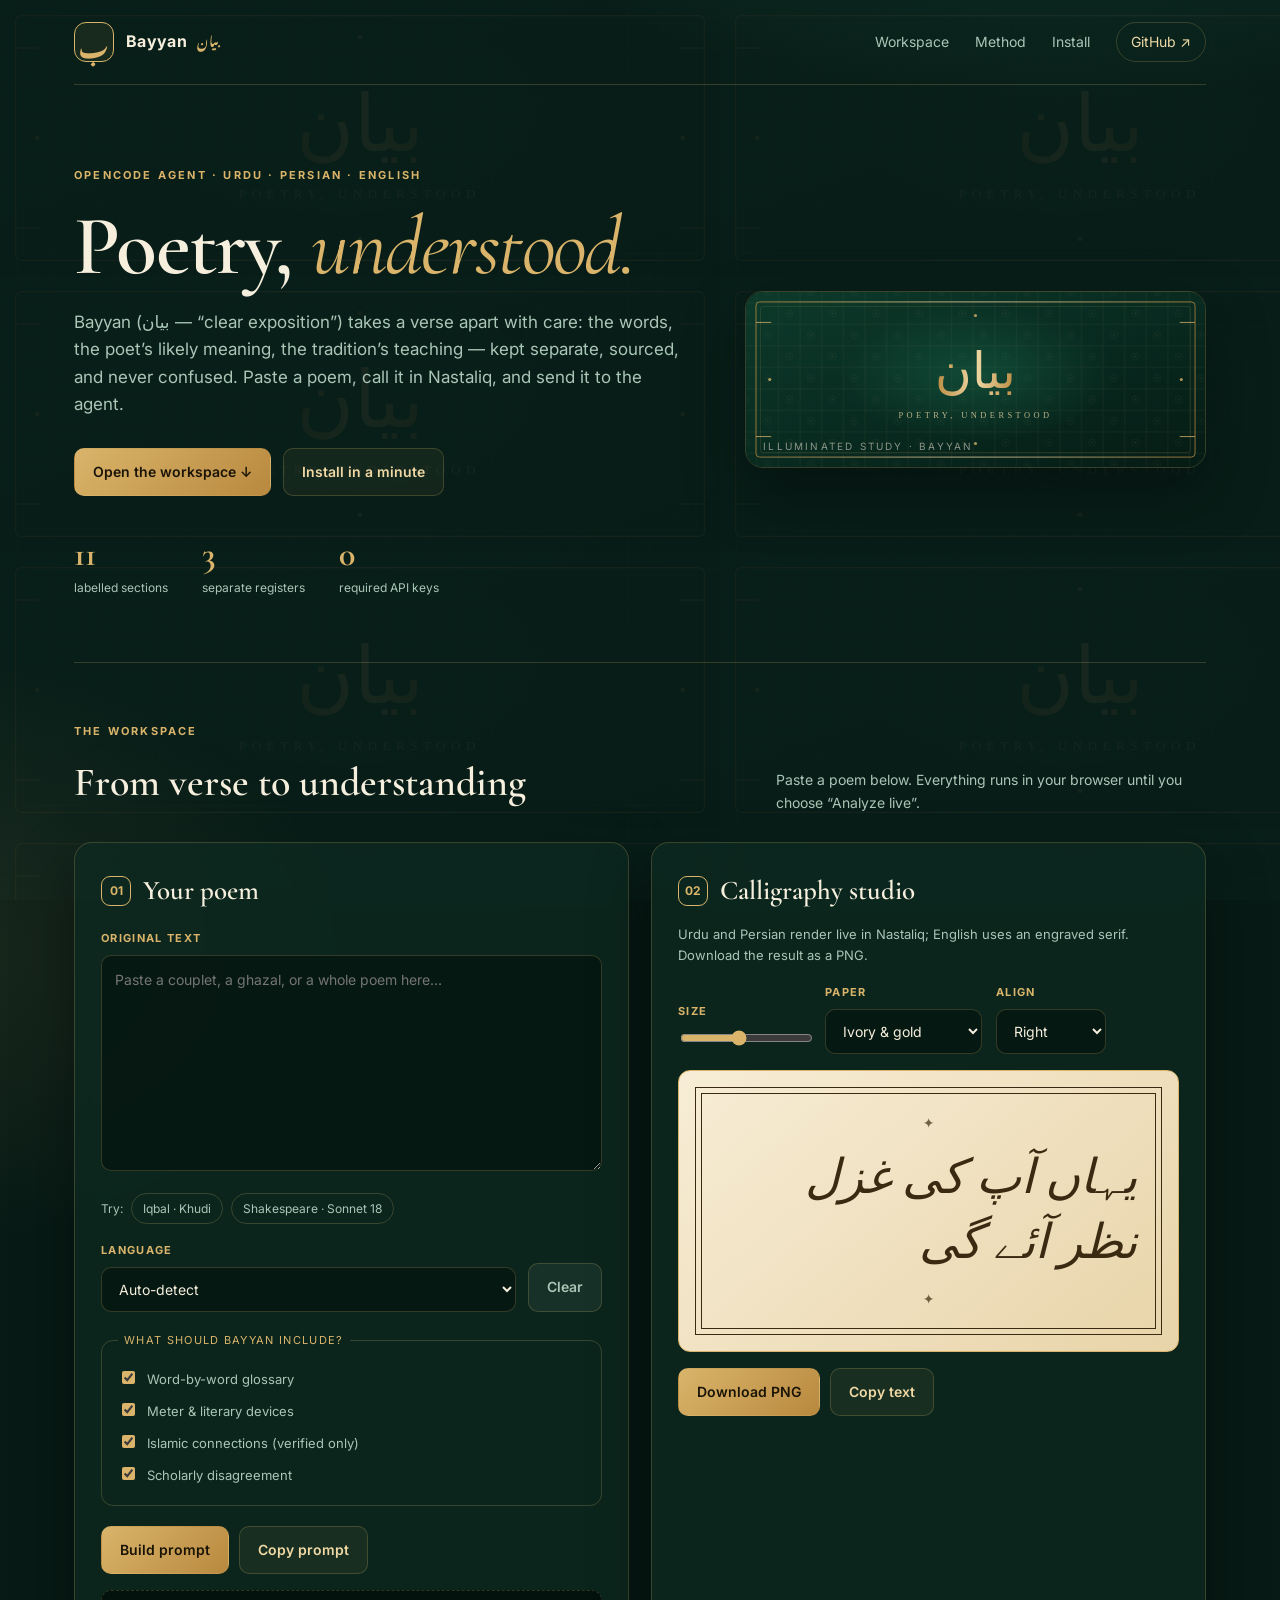
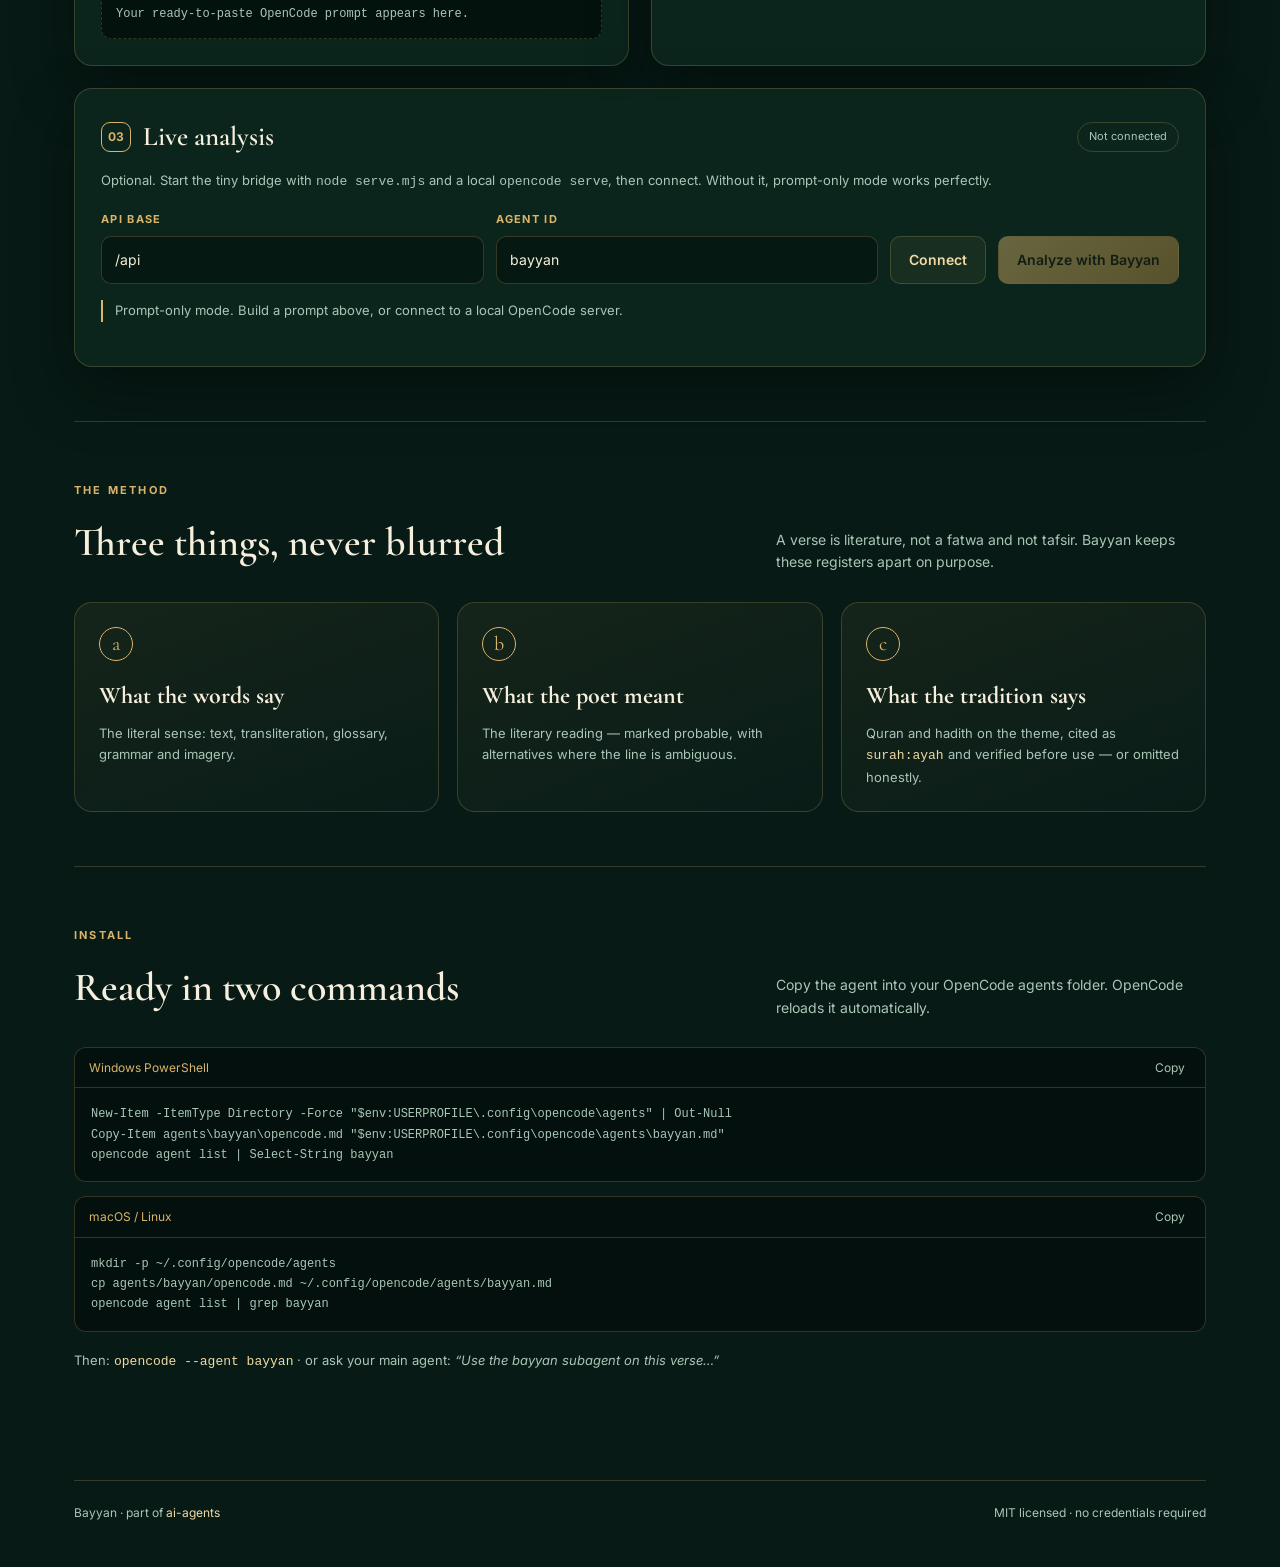
<file: agents/bayyan/ui/index.html>
<!doctype html>
<html lang="en">
<head>
  <meta charset="utf-8">
  <meta name="viewport" content="width=device-width, initial-scale=1">
  <meta name="description" content="Bayyan — a beautiful workspace for rigorous Urdu, Persian and English poetry analysis with an OpenCode agent.">
  <title>Bayyan · Poetry, understood</title>
  <link rel="preconnect" href="https://fonts.googleapis.com">
  <link rel="preconnect" href="https://fonts.gstatic.com" crossorigin>
  <link href="https://fonts.googleapis.com/css2?family=Cormorant+Garamond:ital,wght@0,400;0,600;1,400&family=Inter:wght@400;500;600;700&family=Noto+Nastaliq+Urdu:wght@400;700&display=swap" rel="stylesheet">
  <link rel="stylesheet" href="styles.css">
</head>
<body>
  <div class="page-shell">
    <header class="topbar">
      <a class="brand" href="#top">
        <span class="brand-mark">ب</span>
        <span>Bayyan <small>بیان</small></span>
      </a>
      <nav aria-label="Main">
        <a href="#workspace">Workspace</a>
        <a href="#method">Method</a>
        <a href="#install">Install</a>
        <a class="nav-cta" href="https://github.com/LEO-512/ai-agents/tree/main/agents/bayyan" target="_blank" rel="noreferrer">GitHub ↗</a>
      </nav>
    </header>

    <main id="top">
      <section class="hero">
        <div class="hero-copy">
          <span class="eyebrow">OpenCode agent · Urdu · Persian · English</span>
          <h1>Poetry, <em>understood.</em></h1>
          <p class="lede">
            Bayyan (بیان — “clear exposition”) takes a verse apart with care: the words,
            the poet’s likely meaning, the tradition’s teaching — kept separate, sourced,
            and never confused. Paste a poem, call it in Nastaliq, and send it to the agent.
          </p>
          <div class="hero-actions">
            <a class="btn primary" href="#workspace">Open the workspace ↓</a>
            <a class="btn ghost" href="#install">Install in a minute</a>
          </div>
          <ul class="hero-facts">
            <li><strong>11</strong><span>labelled sections</span></li>
            <li><strong>3</strong><span>separate registers</span></li>
            <li><strong>0</strong><span>required API keys</span></li>
          </ul>
        </div>
        <div class="hero-art" aria-hidden="true">
          <img src="assets/hero-calligraphy.svg" alt="">
          <div class="art-caption">ILLUMINATED STUDY · BAYYAN</div>
        </div>
      </section>

      <section id="workspace" class="section">
        <div class="section-head">
          <div>
            <span class="kicker">The workspace</span>
            <h2>From verse to understanding</h2>
          </div>
          <p>Paste a poem below. Everything runs in your browser until you choose “Analyze live”.</p>
        </div>

        <div class="grid-two">
          <div class="card">
            <div class="card-head">
              <span class="step">01</span>
              <h3>Your poem</h3>
            </div>
            <label class="field-label" for="poem">Original text</label>
            <textarea id="poem" rows="8" spellcheck="false" placeholder="Paste a couplet, a ghazal, or a whole poem here…"></textarea>

            <div class="samples" aria-label="Example poems">
              <span class="samples-label">Try:</span>
              <button class="chip" data-sample="iqbal">Iqbal · Khudi</button>
              <button class="chip" data-sample="shakespeare">Shakespeare · Sonnet 18</button>
            </div>

            <div class="row">
              <div class="field grow">
                <label class="field-label" for="language">Language</label>
                <select id="language">
                  <option value="auto">Auto-detect</option>
                  <option value="Urdu">Urdu</option>
                  <option value="Persian">Persian</option>
                  <option value="English">English</option>
                </select>
              </div>
              <button class="btn quiet" id="clearPoem">Clear</button>
            </div>

            <fieldset class="options">
              <legend>What should Bayyan include?</legend>
              <label><input type="checkbox" id="optGloss" checked> Word-by-word glossary</label>
              <label><input type="checkbox" id="optMeter" checked> Meter &amp; literary devices</label>
              <label><input type="checkbox" id="optReligion" checked> Islamic connections (verified only)</label>
              <label><input type="checkbox" id="optDisagreement" checked> Scholarly disagreement</label>
            </fieldset>

            <div class="button-row">
              <button class="btn primary" id="buildPrompt">Build prompt</button>
              <button class="btn ghost" id="copyPrompt">Copy prompt</button>
            </div>
            <pre id="promptBox" class="prompt-box" aria-live="polite">Your ready-to-paste OpenCode prompt appears here.</pre>
          </div>

          <div class="card calligraphy-card">
            <div class="card-head">
              <span class="step">02</span>
              <h3>Calligraphy studio</h3>
            </div>
            <p class="card-note">Urdu and Persian render live in Nastaliq; English uses an engraved serif. Download the result as a PNG.</p>

            <div class="calligraphy-toolbar">
              <div class="field">
                <label class="field-label" for="calliSize">Size</label>
                <input type="range" id="calliSize" min="26" max="76" value="48">
              </div>
              <div class="field">
                <label class="field-label" for="calliTheme">Paper</label>
                <select id="calliTheme">
                  <option value="ivory">Ivory &amp; gold</option>
                  <option value="emerald">Emerald &amp; gold</option>
                  <option value="night">Midnight &amp; silver</option>
                </select>
              </div>
              <div class="field">
                <label class="field-label" for="calliAlign">Align</label>
                <select id="calliAlign">
                  <option value="right">Right</option>
                  <option value="center">Centre</option>
                  <option value="left">Left</option>
                </select>
              </div>
            </div>

            <div id="calligraphy" class="calligraphy theme-ivory" dir="rtl">
              <div class="calligraphy-inner">
                <div class="ornament">✦</div>
                <div id="calligraphyText" class="calligraphy-text">یہاں آپ کی غزل نظر آئے گی</div>
                <div class="ornament">✦</div>
              </div>
            </div>

            <div class="button-row">
              <button class="btn primary" id="downloadPng">Download PNG</button>
              <button class="btn ghost" id="copyCalligraphy">Copy text</button>
            </div>
          </div>
        </div>

        <div class="card live-card">
          <div class="card-head">
            <span class="step">03</span>
            <h3>Live analysis</h3>
            <span id="connBadge" class="badge badge-off">Not connected</span>
          </div>
          <p class="card-note">
            Optional. Start the tiny bridge with <code>node serve.mjs</code> and a local
            <code>opencode serve</code>, then connect. Without it, prompt-only mode works perfectly.
          </p>
          <div class="row live-row">
            <div class="field grow">
              <label class="field-label" for="apiBase">API base</label>
              <input id="apiBase" type="text" value="/api" spellcheck="false" placeholder="/api or http://localhost:4096">
            </div>
            <div class="field grow">
              <label class="field-label" for="agentName">Agent id</label>
              <input id="agentName" type="text" value="bayyan" spellcheck="false">
            </div>
            <button class="btn ghost" id="connectBtn">Connect</button>
            <button class="btn primary" id="analyzeBtn" disabled>Analyze with Bayyan</button>
          </div>
          <div id="status" class="status" aria-live="polite">Prompt-only mode. Build a prompt above, or connect to a local OpenCode server.</div>
          <div id="results" class="results"></div>
        </div>
      </section>

      <section id="method" class="section method">
        <div class="section-head">
          <div>
            <span class="kicker">The method</span>
            <h2>Three things, never blurred</h2>
          </div>
          <p>A verse is literature, not a fatwa and not tafsir. Bayyan keeps these registers apart on purpose.</p>
        </div>
        <div class="method-grid">
          <article class="method-card">
            <span class="method-num">a</span>
            <h3>What the words say</h3>
            <p>The literal sense: text, transliteration, glossary, grammar and imagery.</p>
          </article>
          <article class="method-card">
            <span class="method-num">b</span>
            <h3>What the poet meant</h3>
            <p>The literary reading — marked probable, with alternatives where the line is ambiguous.</p>
          </article>
          <article class="method-card">
            <span class="method-num">c</span>
            <h3>What the tradition says</h3>
            <p>Quran and hadith on the theme, cited as <code>surah:ayah</code> and verified before use — or omitted honestly.</p>
          </article>
        </div>
      </section>

      <section id="install" class="section install">
        <div class="section-head">
          <div>
            <span class="kicker">Install</span>
            <h2>Ready in two commands</h2>
          </div>
          <p>Copy the agent into your OpenCode agents folder. OpenCode reloads it automatically.</p>
        </div>
        <div class="code-block">
          <div class="code-head"><span>Windows PowerShell</span><button class="copy-code" data-target="psCode">Copy</button></div>
<pre id="psCode"><code>New-Item -ItemType Directory -Force "$env:USERPROFILE\.config\opencode\agents" | Out-Null
Copy-Item agents\bayyan\opencode.md "$env:USERPROFILE\.config\opencode\agents\bayyan.md"
opencode agent list | Select-String bayyan</code></pre>
        </div>
        <div class="code-block">
          <div class="code-head"><span>macOS / Linux</span><button class="copy-code" data-target="bashCode">Copy</button></div>
<pre id="bashCode"><code>mkdir -p ~/.config/opencode/agents
cp agents/bayyan/opencode.md ~/.config/opencode/agents/bayyan.md
opencode agent list | grep bayyan</code></pre>
        </div>
        <p class="install-foot">Then: <code>opencode --agent bayyan</code> · or ask your main agent: <em>“Use the bayyan subagent on this verse…”</em></p>
      </section>
    </main>

    <footer>
      <span>Bayyan · part of <a href="https://github.com/LEO-512/ai-agents" target="_blank" rel="noreferrer">ai-agents</a></span>
      <span>MIT licensed · no credentials required</span>
    </footer>
  </div>
  <script src="app.js"></script>
</body>
</html>
</file>
<file: agents/bayyan/ui/styles.css>
:root {
  --ink: #071a15;
  --ink-2: #0c261e;
  --panel: rgba(13, 42, 33, 0.78);
  --panel-solid: #0d2a21;
  --line: rgba(217, 180, 106, 0.22);
  --gold: #d9b46a;
  --gold-soft: #f0d9a5;
  --cream: #f6efdd;
  --muted: #a9c6b7;
  --green: #34d399;
  --shadow: 0 24px 60px rgba(0, 0, 0, 0.35);
  --radius: 18px;
}

* { box-sizing: border-box; }

html { scroll-behavior: smooth; }

body {
  margin: 0;
  color: var(--cream);
  background:
    radial-gradient(1100px 600px at 82% -8%, rgba(52, 211, 153, 0.16), transparent 60%),
    radial-gradient(800px 500px at -10% 30%, rgba(217, 180, 106, 0.10), transparent 60%),
    var(--ink);
  font-family: "Inter", system-ui, -apple-system, "Segoe UI", sans-serif;
  line-height: 1.6;
  -webkit-font-smoothing: antialiased;
}

body::before {
  content: "";
  position: fixed;
  inset: 0;
  pointer-events: none;
  opacity: 0.07;
  background-image: url("assets/hero-calligraphy.svg");
  background-size: 720px;
  mix-blend-mode: screen;
}

.page-shell { position: relative; max-width: 1180px; margin: 0 auto; padding: 0 24px 48px; }

a { color: var(--gold-soft); text-decoration: none; }
a:hover { color: #fff; }

.topbar {
  display: flex; align-items: center; justify-content: space-between;
  padding: 22px 0; border-bottom: 1px solid var(--line);
}
.brand { display: flex; align-items: center; gap: 12px; color: var(--cream); font-weight: 700; letter-spacing: 0.02em; }
.brand:hover { color: var(--cream); }
.brand-mark {
  display: grid; place-items: center; width: 40px; height: 40px;
  border: 1px solid var(--gold); border-radius: 12px;
  color: var(--gold); font-family: "Noto Nastaliq Urdu", serif; font-size: 24px;
  background: rgba(217, 180, 106, 0.08);
}
.brand small { color: var(--gold); font-family: "Noto Nastaliq Urdu", serif; font-size: 13px; margin-left: 6px; }
.topbar nav { display: flex; align-items: center; gap: 26px; font-size: 14px; color: var(--muted); }
.topbar nav a { color: var(--muted); }
.topbar nav a:hover { color: var(--cream); }
.nav-cta { border: 1px solid var(--line); padding: 8px 14px; border-radius: 999px; color: var(--gold-soft) !important; }

.hero {
  display: grid; grid-template-columns: 1.15fr 0.85fr; gap: 48px; align-items: center;
  padding: 76px 0 64px;
}
.eyebrow, .kicker {
  display: inline-block; font-size: 11px; letter-spacing: 0.2em; text-transform: uppercase;
  color: var(--gold); font-weight: 700;
}
.hero h1 {
  font-family: "Cormorant Garamond", Georgia, serif;
  font-size: clamp(48px, 7vw, 84px); font-weight: 600; line-height: 0.98;
  margin: 18px 0 22px; letter-spacing: -0.02em;
}
.hero h1 em { color: var(--gold); font-weight: 400; }
.lede { max-width: 620px; color: var(--muted); font-size: 17px; }
.hero-actions { display: flex; flex-wrap: wrap; gap: 12px; margin-top: 30px; }

.btn {
  border: 1px solid transparent; border-radius: 10px; padding: 12px 18px;
  font: inherit; font-size: 14px; font-weight: 600; cursor: pointer;
  transition: transform 0.15s ease, background 0.15s ease, border-color 0.15s ease;
}
.btn:hover { transform: translateY(-1px); }
.btn:disabled { opacity: 0.45; cursor: not-allowed; transform: none; }
.btn.primary { background: linear-gradient(135deg, #d9b46a, #b8893f); color: #1a1407; }
.btn.ghost { border-color: var(--line); background: rgba(217, 180, 106, 0.06); color: var(--gold-soft); }
.btn.ghost:hover { border-color: var(--gold); }
.btn.quiet { background: rgba(255,255,255,0.05); color: var(--muted); border-color: var(--line); }

.hero-facts { display: flex; gap: 34px; list-style: none; padding: 0; margin: 42px 0 0; }
.hero-facts li { display: flex; flex-direction: column; }
.hero-facts strong { font-family: "Cormorant Garamond", serif; font-size: 34px; color: var(--gold); line-height: 1; }
.hero-facts span { font-size: 12px; color: var(--muted); margin-top: 6px; }

.hero-art { position: relative; }
.hero-art img { width: 100%; border-radius: var(--radius); box-shadow: var(--shadow); border: 1px solid var(--line); display: block; }
.art-caption {
  position: absolute; left: 18px; bottom: 14px; font-size: 10px; letter-spacing: 0.22em;
  color: rgba(246, 239, 221, 0.55);
}

.section { padding: 54px 0; border-top: 1px solid var(--line); }
.section-head { display: flex; justify-content: space-between; align-items: end; gap: 24px; margin-bottom: 28px; }
.section-head h2 { font-family: "Cormorant Garamond", serif; font-size: 40px; font-weight: 600; margin: 8px 0 0; }
.section-head p { max-width: 430px; color: var(--muted); font-size: 14px; margin: 0; }

.grid-two { display: grid; grid-template-columns: 1fr 1fr; gap: 22px; }
.card {
  background: var(--panel); border: 1px solid var(--line); border-radius: var(--radius);
  padding: 26px; box-shadow: var(--shadow); backdrop-filter: blur(10px);
}
.card-head { display: flex; align-items: center; gap: 12px; margin-bottom: 18px; }
.card-head h3 { font-family: "Cormorant Garamond", serif; font-size: 27px; margin: 0; font-weight: 600; }
.step {
  display: grid; place-items: center; width: 30px; height: 30px; border-radius: 9px;
  border: 1px solid var(--gold); color: var(--gold); font-size: 12px; font-weight: 700;
}
.card-note { color: var(--muted); font-size: 13px; margin: -6px 0 18px; }
.field-label { display: block; font-size: 11px; letter-spacing: 0.12em; text-transform: uppercase; color: var(--gold); margin-bottom: 7px; font-weight: 700; }

textarea, select, input[type="text"] {
  width: 100%; border: 1px solid var(--line); border-radius: 10px;
  background: rgba(4, 18, 13, 0.65); color: var(--cream);
  padding: 12px 13px; font: inherit; font-size: 14px; outline: none;
}
textarea { resize: vertical; min-height: 170px; line-height: 1.7; }
select { cursor: pointer; }
select option { background: var(--panel-solid); }
textarea:focus, select:focus, input:focus { border-color: var(--gold); box-shadow: 0 0 0 3px rgba(217, 180, 106, 0.12); }

.samples { display: flex; flex-wrap: wrap; gap: 8px; align-items: center; margin: 14px 0 18px; }
.samples-label { color: var(--muted); font-size: 12px; }
.chip {
  border: 1px solid var(--line); background: transparent; color: var(--muted);
  border-radius: 999px; padding: 5px 11px; font: inherit; font-size: 12px; cursor: pointer;
}
.chip:hover { border-color: var(--gold); color: var(--gold-soft); }

.row { display: flex; gap: 12px; align-items: end; flex-wrap: wrap; }
.field { min-width: 110px; }
.field.grow { flex: 1; }
input[type="range"] { width: 100%; accent-color: var(--gold); }

.options { border: 1px solid var(--line); border-radius: 12px; padding: 14px 16px; margin: 20px 0; }
.options legend { color: var(--gold); font-size: 11px; letter-spacing: 0.12em; text-transform: uppercase; padding: 0 6px; }
.options label { display: block; font-size: 13px; color: var(--muted); padding: 5px 0; cursor: pointer; }
.options input { accent-color: var(--gold); margin-right: 8px; }

.button-row { display: flex; flex-wrap: wrap; gap: 10px; margin-top: 6px; }
.prompt-box {
  margin: 16px 0 0; max-height: 190px; overflow: auto; white-space: pre-wrap; word-break: break-word;
  background: rgba(3, 14, 10, 0.8); border: 1px dashed var(--line); border-radius: 10px;
  padding: 14px; font-family: ui-monospace, "SFMono-Regular", Consolas, monospace; font-size: 12px; color: var(--muted);
}

.calligraphy-toolbar { display: flex; gap: 14px; align-items: end; margin-bottom: 16px; }
.calligraphy {
  border-radius: 12px; min-height: 260px; display: grid; place-items: center;
  padding: 22px; margin-bottom: 16px; transition: background 0.25s ease, color 0.25s ease;
  border: 1px solid var(--gold);
}
.calligraphy-inner {
  width: 100%; min-height: 216px; display: flex; flex-direction: column;
  align-items: center; justify-content: center; gap: 12px;
  border: 1px solid currentColor; outline: 1px solid currentColor; outline-offset: 5px;
  padding: 18px;
}
.ornament { font-size: 14px; opacity: 0.7; }
.calligraphy-text {
  font-family: "Noto Nastaliq Urdu", serif; line-height: 1.85; max-width: 100%;
  white-space: pre-wrap; word-break: break-word; text-align: right;
}
.calligraphy.is-english .calligraphy-text { font-family: "Cormorant Garamond", Georgia, serif; font-style: italic; line-height: 1.35; }
.theme-ivory { background: linear-gradient(140deg, #f7edd6, #e8d4a9); color: #3b2a12; }
.theme-emerald { background: linear-gradient(140deg, #0e4634, #07291f); color: var(--gold-soft); }
.theme-night { background: linear-gradient(140deg, #111a2e, #060b16); color: #dfe8ff; }

.live-card { margin-top: 22px; }
.badge { margin-left: auto; font-size: 11px; padding: 5px 11px; border-radius: 999px; border: 1px solid var(--line); }
.badge-off { color: var(--muted); }
.badge-on { color: #07291f; background: var(--green); border-color: var(--green); font-weight: 700; }
.live-row .btn { align-self: end; }
.status { margin-top: 16px; font-size: 13px; color: var(--muted); border-left: 2px solid var(--gold); padding-left: 12px; min-height: 22px; }
.status.error { color: #ffb4a8; border-color: #ff7a66; }
.status.ok { color: var(--green); border-color: var(--green); }

.results { margin-top: 18px; display: grid; gap: 12px; }
.result-section { border: 1px solid var(--line); border-radius: 12px; overflow: hidden; background: rgba(4, 18, 13, 0.5); }
.result-section summary { cursor: pointer; padding: 12px 16px; color: var(--gold-soft); font-weight: 600; font-size: 14px; }
.result-section[open] summary { border-bottom: 1px solid var(--line); }
.result-body { padding: 14px 16px; color: var(--muted); font-size: 13px; white-space: pre-wrap; }
.result-body code { background: rgba(217,180,106,0.12); padding: 1px 5px; border-radius: 4px; color: var(--gold-soft); }
.result-body strong { color: var(--cream); }

.method-grid { display: grid; grid-template-columns: repeat(3, 1fr); gap: 18px; }
.method-card {
  border: 1px solid var(--line); border-radius: var(--radius); padding: 24px;
  background: linear-gradient(160deg, rgba(217,180,106,0.07), rgba(255,255,255,0.01));
}
.method-num {
  display: grid; place-items: center; width: 34px; height: 34px; border-radius: 50%;
  border: 1px solid var(--gold); color: var(--gold); font-family: "Cormorant Garamond", serif; font-size: 20px;
}
.method-card h3 { font-family: "Cormorant Garamond", serif; font-size: 24px; margin: 16px 0 8px; }
.method-card p { color: var(--muted); font-size: 13px; margin: 0; }
.method-card code { color: var(--gold-soft); }

.code-block { border: 1px solid var(--line); border-radius: 12px; overflow: hidden; margin-bottom: 14px; background: rgba(3,14,10,0.7); }
.code-head { display: flex; justify-content: space-between; align-items: center; padding: 9px 14px; border-bottom: 1px solid var(--line); color: var(--gold); font-size: 12px; }
.copy-code { background: none; border: none; color: var(--muted); font: inherit; font-size: 12px; cursor: pointer; }
.copy-code:hover { color: var(--gold-soft); }
.code-block pre { margin: 0; padding: 16px; overflow-x: auto; color: var(--muted); font-size: 12px; line-height: 1.7; }
.install-foot { color: var(--muted); font-size: 13px; margin-top: 18px; }
.install-foot code { color: var(--gold-soft); }

footer {
  display: flex; justify-content: space-between; flex-wrap: wrap; gap: 12px;
  border-top: 1px solid var(--line); padding-top: 22px; margin-top: 40px;
  color: var(--muted); font-size: 12px;
}

@media (max-width: 900px) {
  .hero, .grid-two, .method-grid { grid-template-columns: 1fr; }
  .hero { padding-top: 48px; }
  .section-head { flex-direction: column; align-items: start; }
  .topbar nav { gap: 14px; }
}
@media (max-width: 560px) {
  .topbar nav a:not(.nav-cta) { display: none; }
  .calligraphy-toolbar { flex-wrap: wrap; }
  .hero-facts { gap: 20px; }
}
</file>
